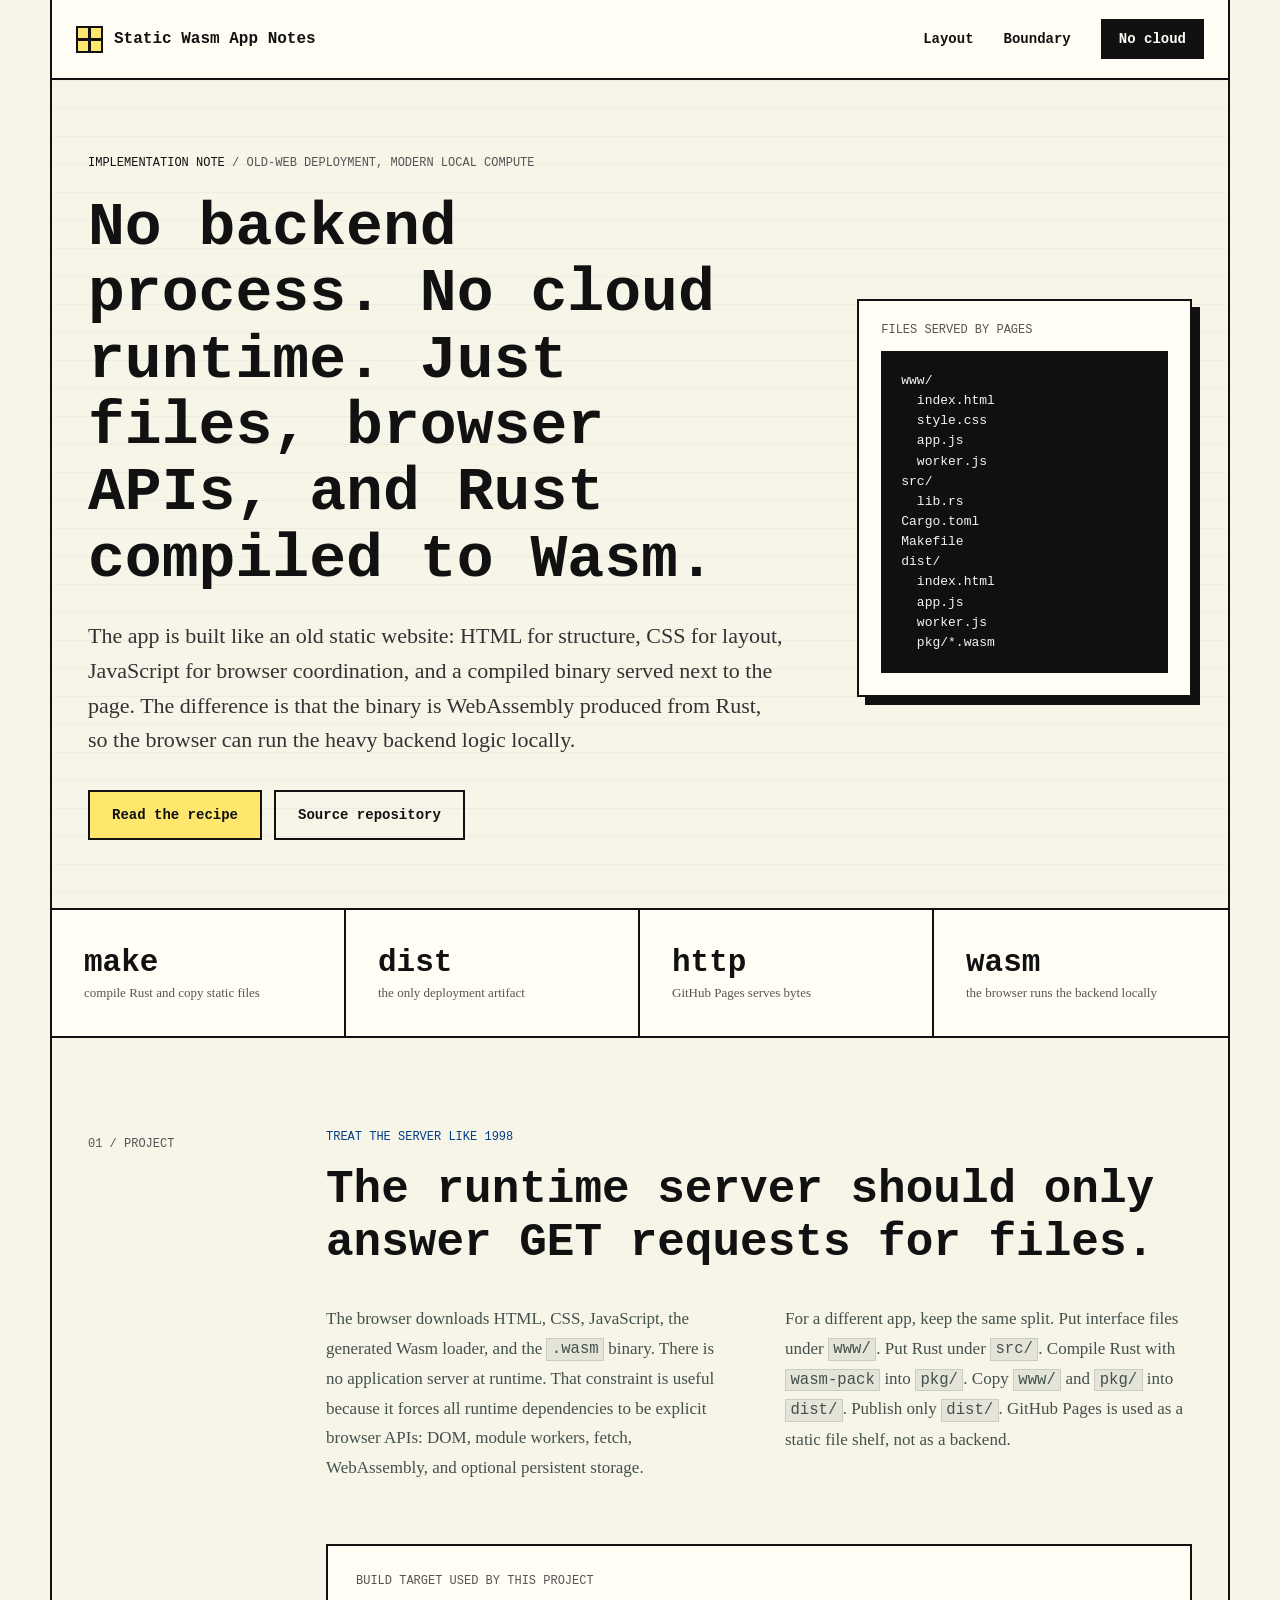
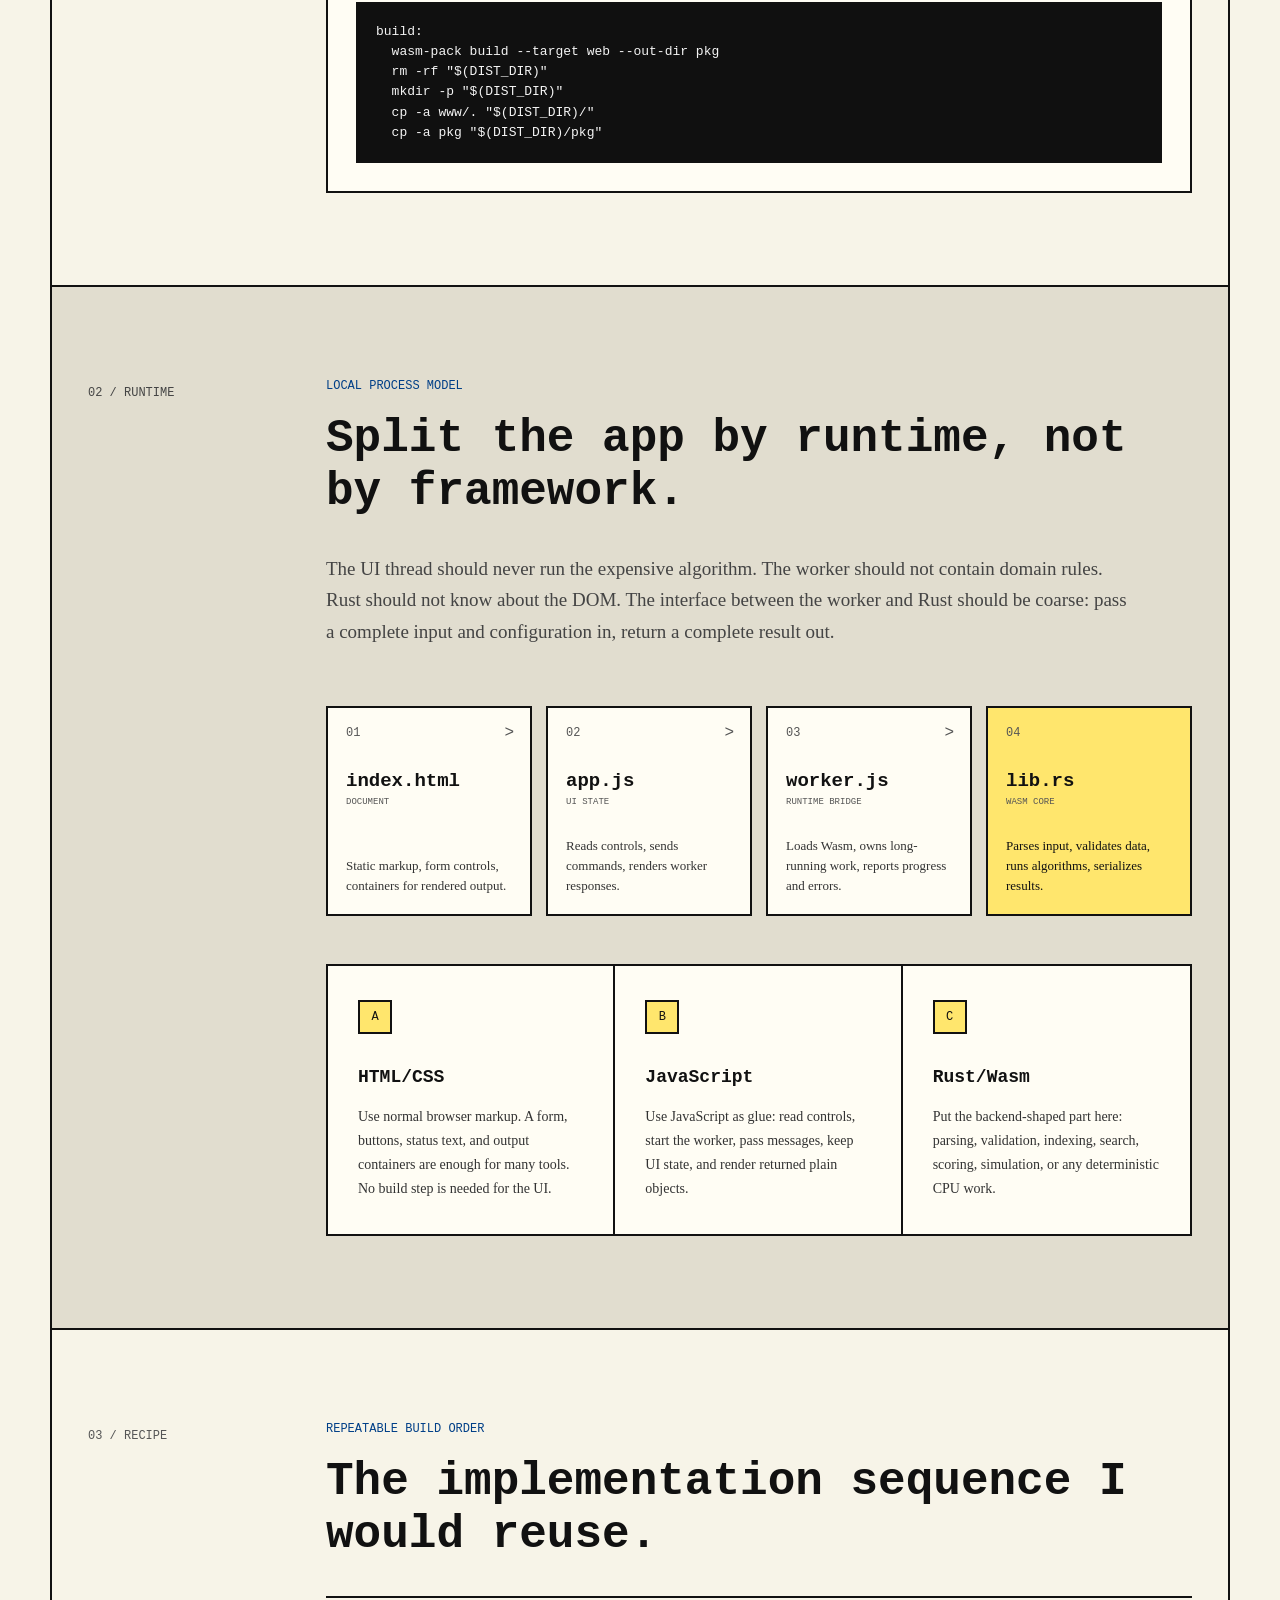
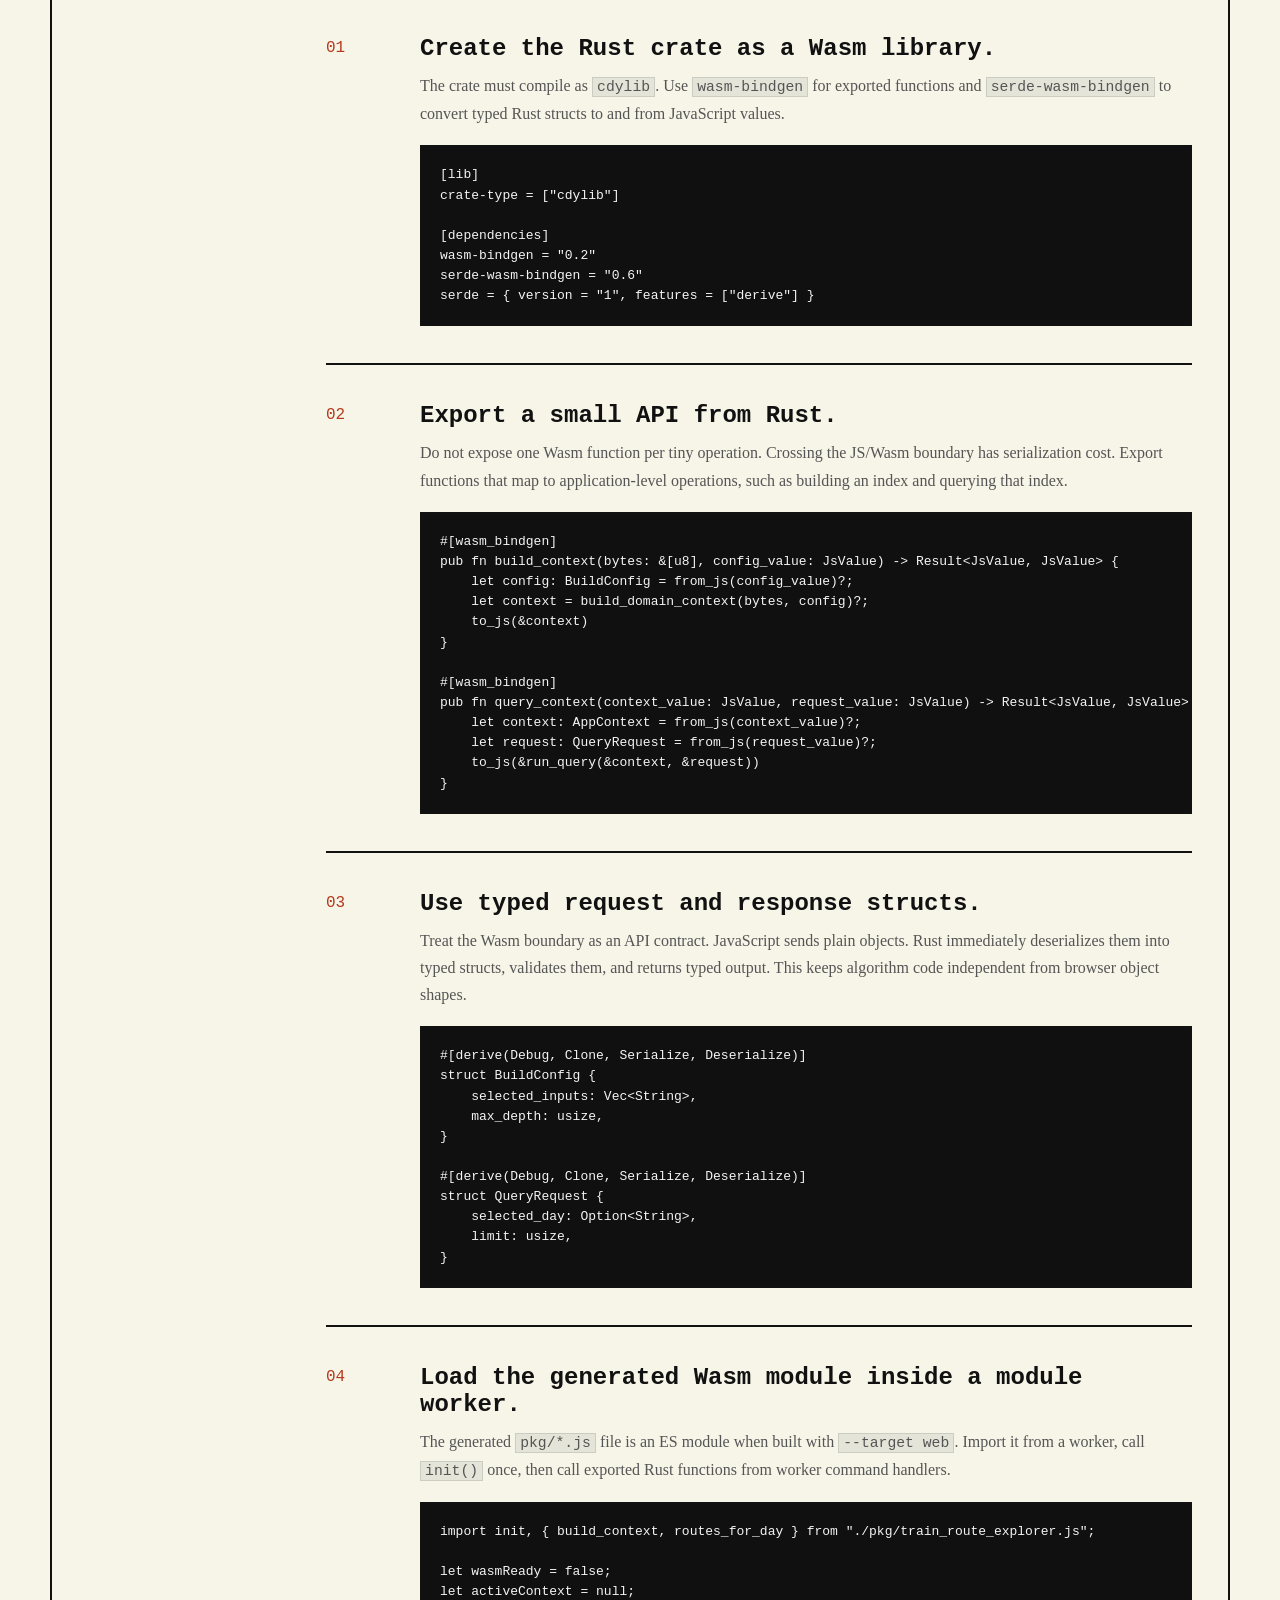
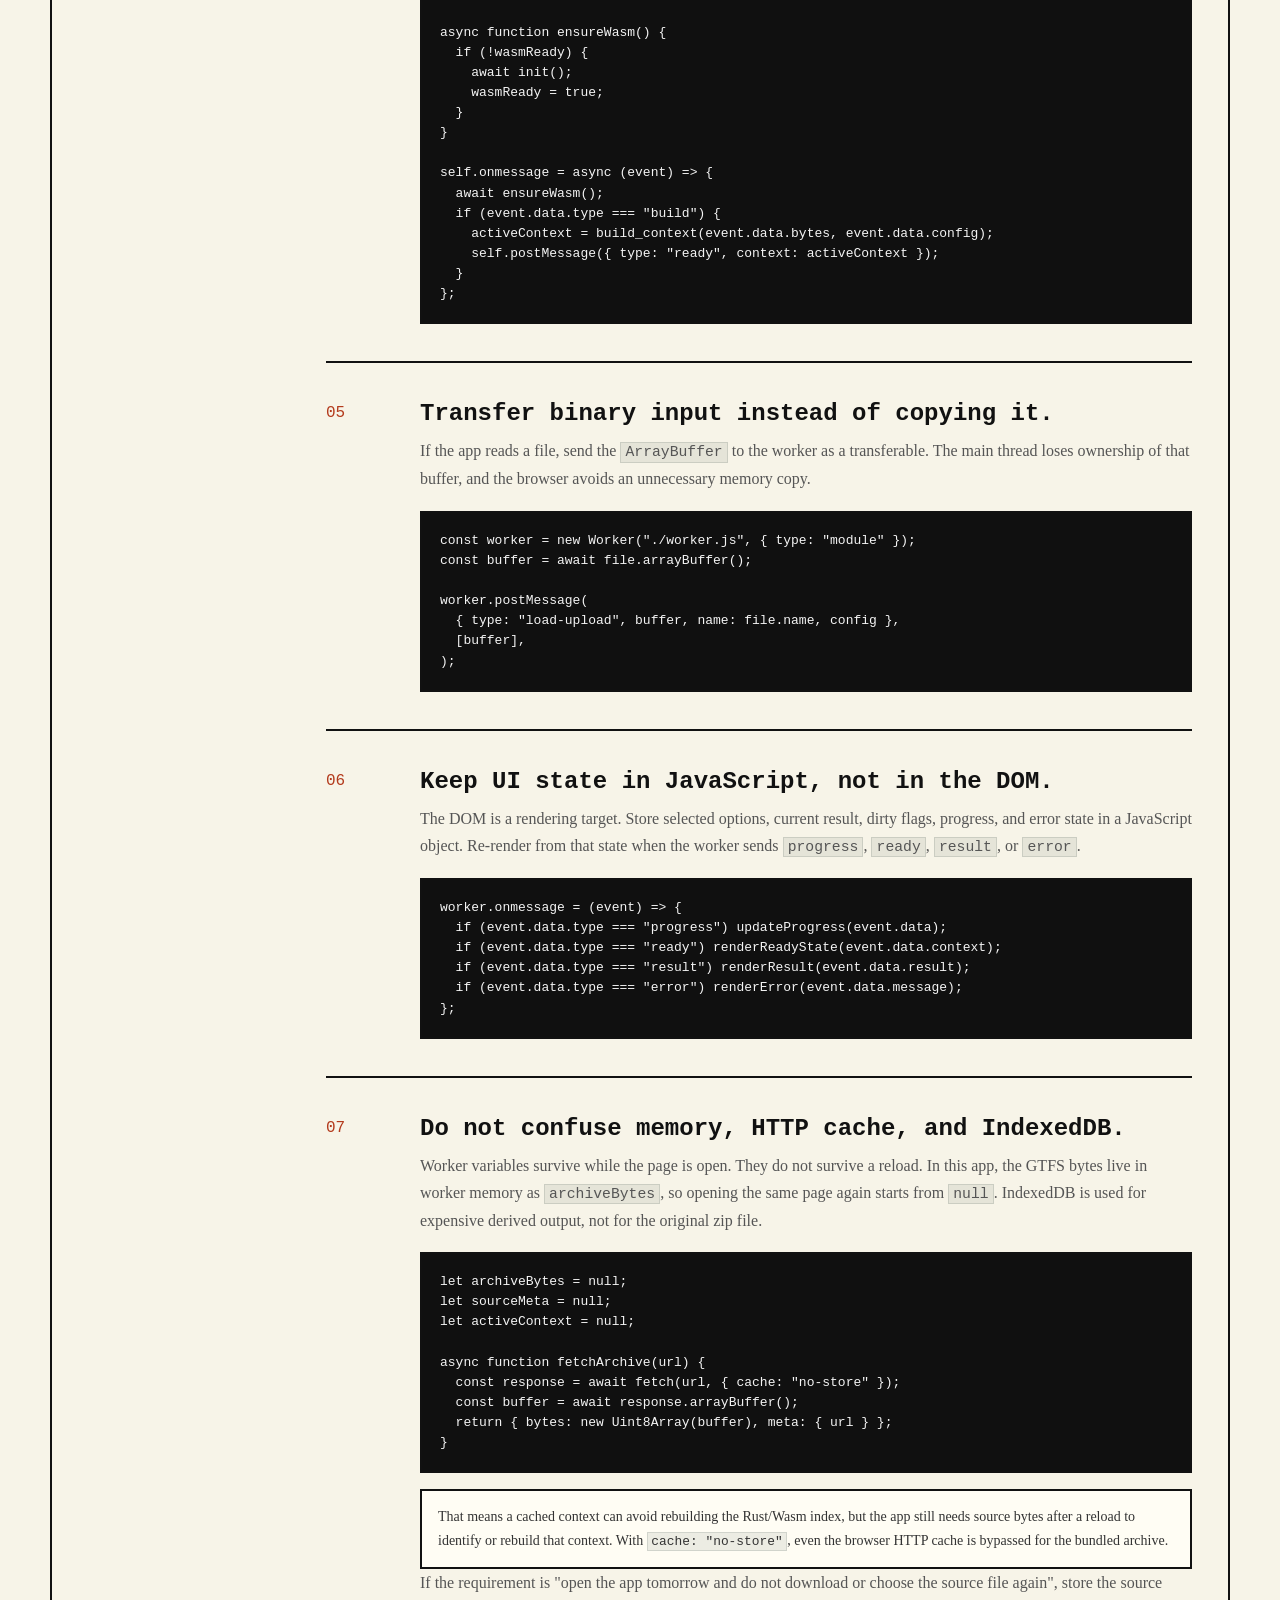
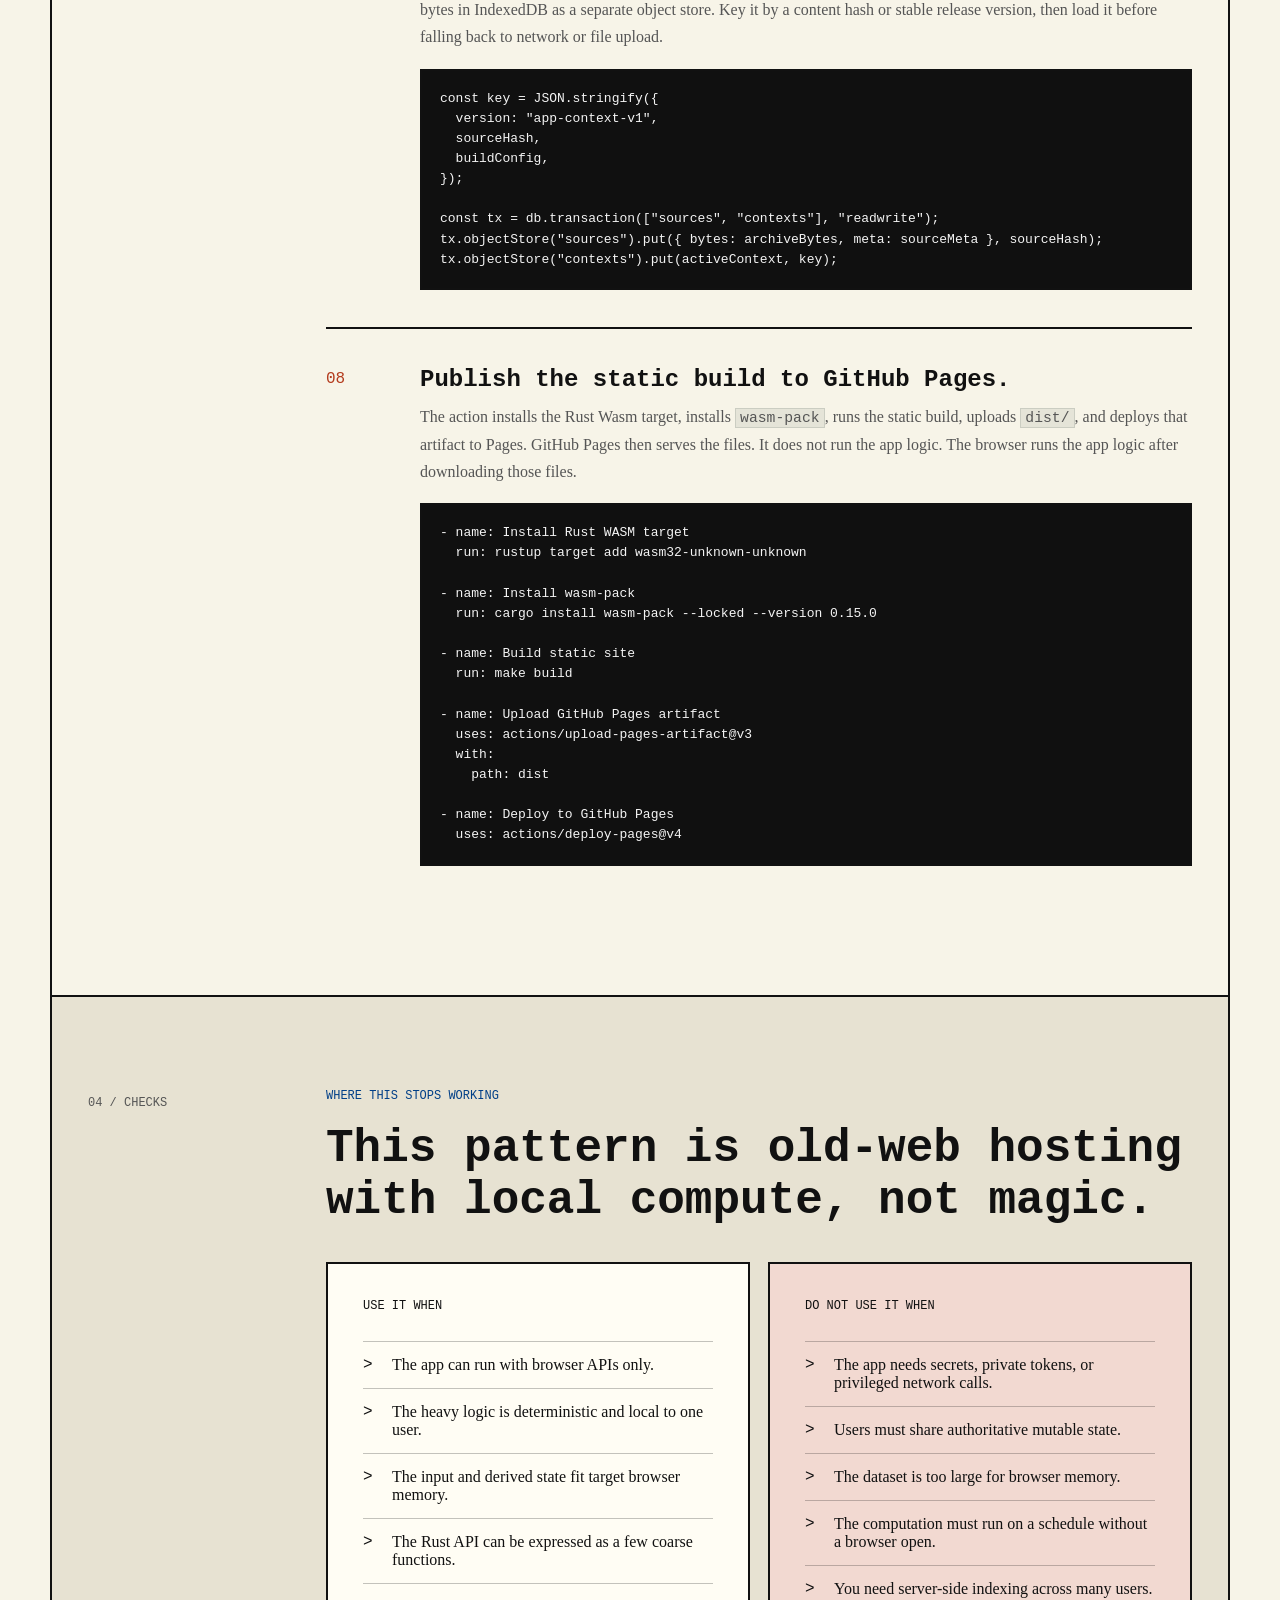
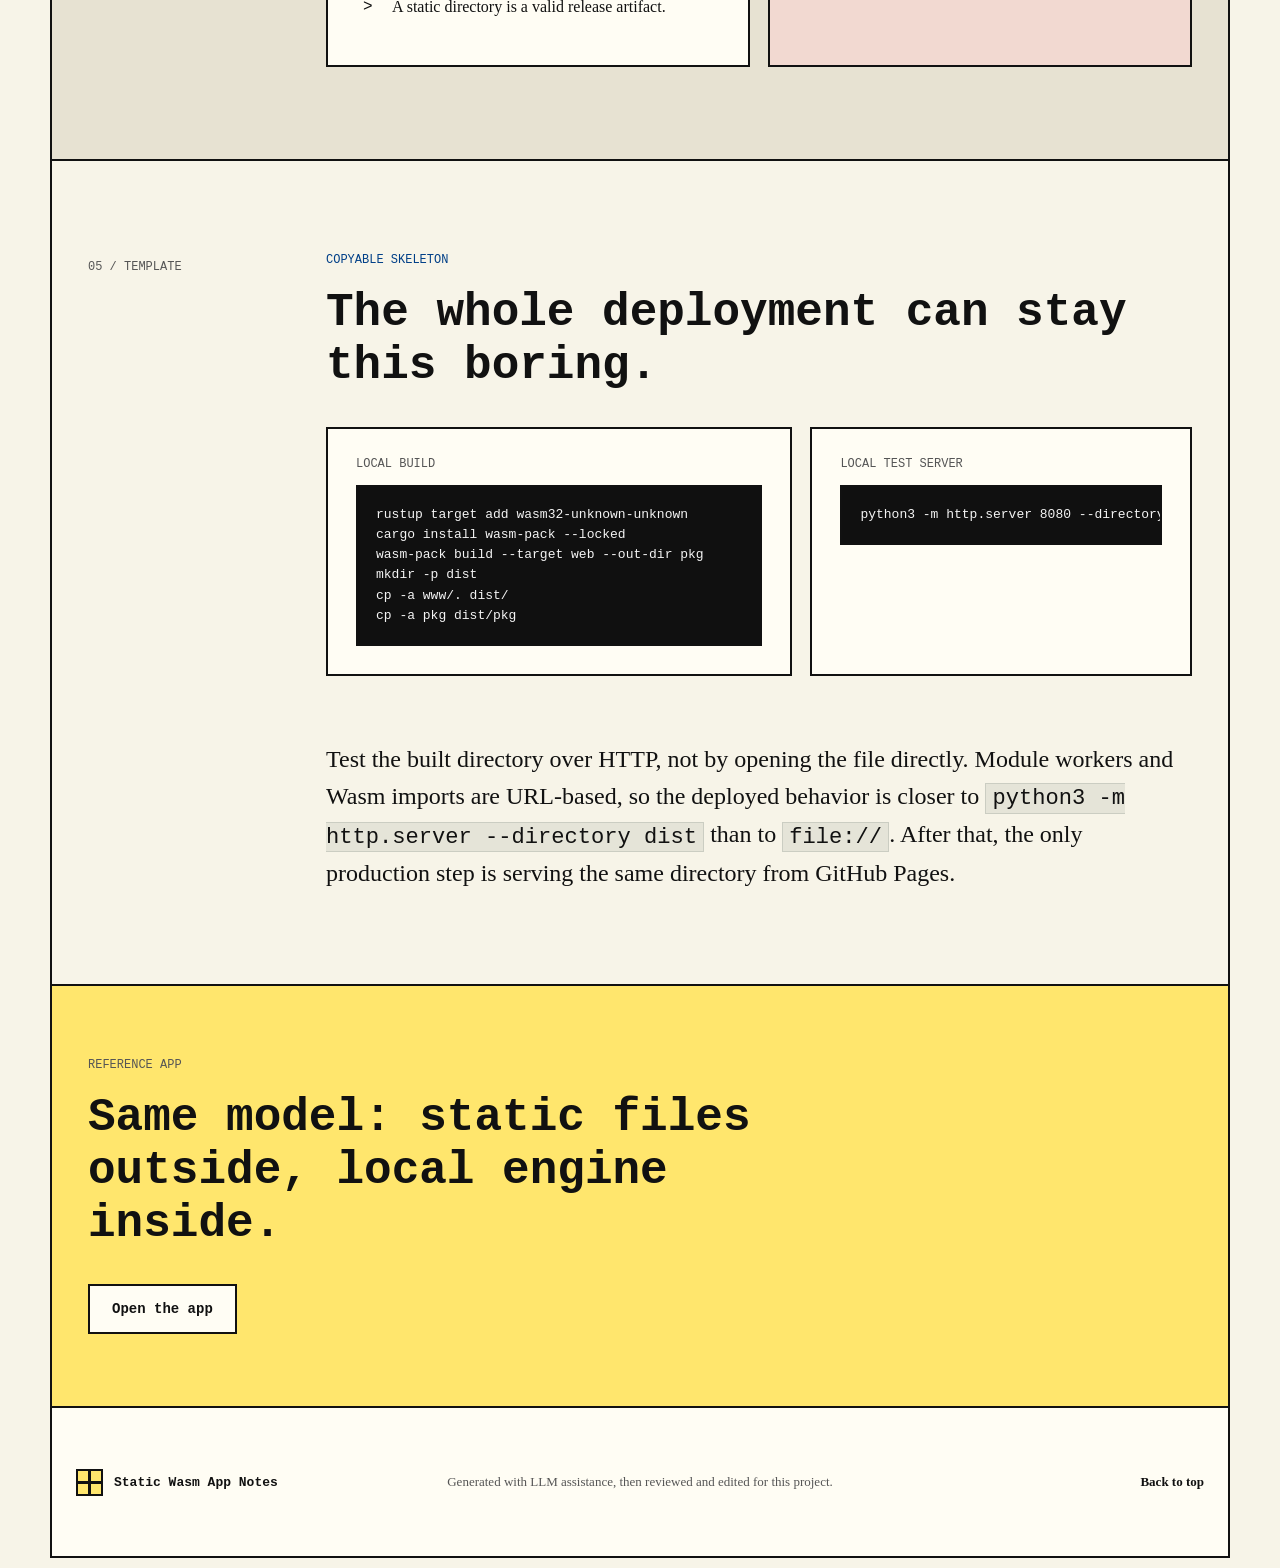
<file: www/strategy.html>
<!doctype html>
<html lang="en">
  <head>
    <meta charset="utf-8" />
    <meta name="viewport" content="width=device-width, initial-scale=1" />
    <meta
      name="description"
      content="A technical implementation note for building static HTML, CSS, JavaScript, and Rust WebAssembly applications that run on GitHub Pages."
    />
    <title>Static Rust/Wasm app strategy</title>
    <link rel="stylesheet" href="./strategy.css" />
  </head>
  <body id="top">
    <header class="site-header">
      <a class="brand" href="./index.html" aria-label="Back to app">
        <span class="brand-mark" aria-hidden="true"></span>
        <span>Static Wasm App Notes</span>
      </a>
      <nav aria-label="Primary navigation">
        <a href="#layout">Layout</a>
        <a href="#boundary">Boundary</a>
        <a class="nav-cta" href="#deploy">No cloud</a>
      </nav>
    </header>

    <main>
      <section class="hero">
        <div class="hero-copy">
          <p class="kicker"><span>Implementation note</span> / Old-web deployment, modern local compute</p>
          <h1>No backend process. No cloud runtime. Just files, browser APIs, and Rust compiled to Wasm.</h1>
          <p class="hero-lead">
            The app is built like an old static website: HTML for structure, CSS for
            layout, JavaScript for browser coordination, and a compiled binary served
            next to the page. The difference is that the binary is WebAssembly produced
            from Rust, so the browser can run the heavy backend logic locally.
          </p>
          <div class="hero-actions">
            <a class="button primary" href="#procedure">Read the recipe</a>
            <a class="button secondary" href="https://github.com/bbodin/train-route-explorer">Source repository</a>
          </div>
        </div>

        <aside class="decision-card" aria-label="Architecture summary">
          <p class="card-label">Files served by Pages</p>
          <pre><code>www/
  index.html
  style.css
  app.js
  worker.js
src/
  lib.rs
Cargo.toml
Makefile
dist/
  index.html
  app.js
  worker.js
  pkg/*.wasm</code></pre>
        </aside>
      </section>

      <section class="proof-strip" aria-label="Runtime pipeline">
        <div><strong>make</strong><span>compile Rust and copy static files</span></div>
        <div><strong>dist</strong><span>the only deployment artifact</span></div>
        <div><strong>http</strong><span>GitHub Pages serves bytes</span></div>
        <div><strong>wasm</strong><span>the browser runs the backend locally</span></div>
      </section>

      <article>
        <section id="layout" class="editorial-section intro-section">
          <div class="section-index">01 / Project</div>
          <div class="section-body">
            <p class="overline">Treat the server like 1998</p>
            <h2>The runtime server should only answer GET requests for files.</h2>
            <div class="two-column-copy">
              <p>
                The browser downloads HTML, CSS, JavaScript, the generated Wasm loader,
                and the <code>.wasm</code> binary. There is no application server at runtime.
                That constraint is useful because it forces all runtime dependencies to be
                explicit browser APIs: DOM, module workers, fetch, WebAssembly, and optional
                persistent storage.
              </p>
              <p>
                For a different app, keep the same split. Put interface files under
                <code>www/</code>. Put Rust under <code>src/</code>. Compile Rust with
                <code>wasm-pack</code> into <code>pkg/</code>. Copy <code>www/</code> and
                <code>pkg/</code> into <code>dist/</code>. Publish only <code>dist/</code>.
                GitHub Pages is used as a static file shelf, not as a backend.
              </p>
            </div>

            <div class="code-card wide-code">
              <p class="card-label">Build target used by this project</p>
              <pre><code>build:
	wasm-pack build --target web --out-dir pkg
	rm -rf "$(DIST_DIR)"
	mkdir -p "$(DIST_DIR)"
	cp -a www/. "$(DIST_DIR)/"
	cp -a pkg "$(DIST_DIR)/pkg"</code></pre>
            </div>
          </div>
        </section>

        <section id="boundary" class="editorial-section architecture-section">
          <div class="section-index">02 / Runtime</div>
          <div class="section-body">
            <p class="overline">Local process model</p>
            <h2>Split the app by runtime, not by framework.</h2>
            <p class="section-lead">
              The UI thread should never run the expensive algorithm. The worker should not
              contain domain rules. Rust should not know about the DOM. The interface between
              the worker and Rust should be coarse: pass a complete input and configuration in,
              return a complete result out.
            </p>

            <div class="architecture-flow" aria-label="Application architecture">
              <div class="flow-node">
                <span class="node-number">01</span>
                <strong>index.html</strong>
                <small>document</small>
                <p>Static markup, form controls, containers for rendered output.</p>
              </div>
              <div class="flow-node">
                <span class="node-number">02</span>
                <strong>app.js</strong>
                <small>UI state</small>
                <p>Reads controls, sends commands, renders worker responses.</p>
              </div>
              <div class="flow-node">
                <span class="node-number">03</span>
                <strong>worker.js</strong>
                <small>runtime bridge</small>
                <p>Loads Wasm, owns long-running work, reports progress and errors.</p>
              </div>
              <div class="flow-node accent-node">
                <span class="node-number">04</span>
                <strong>lib.rs</strong>
                <small>Wasm core</small>
                <p>Parses input, validates data, runs algorithms, serializes results.</p>
              </div>
            </div>

            <div class="technical-notes">
              <div>
                <span>A</span>
                <h3>HTML/CSS</h3>
                <p>
                  Use normal browser markup. A form, buttons, status text, and output
                  containers are enough for many tools. No build step is needed for the UI.
                </p>
              </div>
              <div>
                <span>B</span>
                <h3>JavaScript</h3>
                <p>
                  Use JavaScript as glue: read controls, start the worker, pass messages,
                  keep UI state, and render returned plain objects.
                </p>
              </div>
              <div>
                <span>C</span>
                <h3>Rust/Wasm</h3>
                <p>
                  Put the backend-shaped part here: parsing, validation, indexing,
                  search, scoring, simulation, or any deterministic CPU work.
                </p>
              </div>
            </div>
          </div>
        </section>

        <section id="procedure" class="editorial-section principles-section">
          <div class="section-index">03 / Recipe</div>
          <div class="section-body">
            <p class="overline">Repeatable build order</p>
            <h2>The implementation sequence I would reuse.</h2>
            <ol class="principle-list">
              <li>
                <span>01</span>
                <div>
                  <h3>Create the Rust crate as a Wasm library.</h3>
                  <p>
                    The crate must compile as <code>cdylib</code>. Use
                    <code>wasm-bindgen</code> for exported functions and
                    <code>serde-wasm-bindgen</code> to convert typed Rust structs to and
                    from JavaScript values.
                  </p>
                  <pre><code>[lib]
crate-type = ["cdylib"]

[dependencies]
wasm-bindgen = "0.2"
serde-wasm-bindgen = "0.6"
serde = { version = "1", features = ["derive"] }</code></pre>
                </div>
              </li>

              <li>
                <span>02</span>
                <div>
                  <h3>Export a small API from Rust.</h3>
                  <p>
                    Do not expose one Wasm function per tiny operation. Crossing the
                    JS/Wasm boundary has serialization cost. Export functions that map
                    to application-level operations, such as building an index and
                    querying that index.
                  </p>
                  <pre><code>#[wasm_bindgen]
pub fn build_context(bytes: &[u8], config_value: JsValue) -&gt; Result&lt;JsValue, JsValue&gt; {
    let config: BuildConfig = from_js(config_value)?;
    let context = build_domain_context(bytes, config)?;
    to_js(&amp;context)
}

#[wasm_bindgen]
pub fn query_context(context_value: JsValue, request_value: JsValue) -&gt; Result&lt;JsValue, JsValue&gt; {
    let context: AppContext = from_js(context_value)?;
    let request: QueryRequest = from_js(request_value)?;
    to_js(&amp;run_query(&amp;context, &amp;request))
}</code></pre>
                </div>
              </li>

              <li>
                <span>03</span>
                <div>
                  <h3>Use typed request and response structs.</h3>
                  <p>
                    Treat the Wasm boundary as an API contract. JavaScript sends plain
                    objects. Rust immediately deserializes them into typed structs,
                    validates them, and returns typed output. This keeps algorithm code
                    independent from browser object shapes.
                  </p>
                  <pre><code>#[derive(Debug, Clone, Serialize, Deserialize)]
struct BuildConfig {
    selected_inputs: Vec&lt;String&gt;,
    max_depth: usize,
}

#[derive(Debug, Clone, Serialize, Deserialize)]
struct QueryRequest {
    selected_day: Option&lt;String&gt;,
    limit: usize,
}</code></pre>
                </div>
              </li>

              <li>
                <span>04</span>
                <div>
                  <h3>Load the generated Wasm module inside a module worker.</h3>
                  <p>
                    The generated <code>pkg/*.js</code> file is an ES module when
                    built with <code>--target web</code>. Import it from a worker,
                    call <code>init()</code> once, then call exported Rust functions
                    from worker command handlers.
                  </p>
                  <pre><code>import init, { build_context, routes_for_day } from "./pkg/train_route_explorer.js";

let wasmReady = false;
let activeContext = null;

async function ensureWasm() {
  if (!wasmReady) {
    await init();
    wasmReady = true;
  }
}

self.onmessage = async (event) =&gt; {
  await ensureWasm();
  if (event.data.type === "build") {
    activeContext = build_context(event.data.bytes, event.data.config);
    self.postMessage({ type: "ready", context: activeContext });
  }
};</code></pre>
                </div>
              </li>

              <li>
                <span>05</span>
                <div>
                  <h3>Transfer binary input instead of copying it.</h3>
                  <p>
                    If the app reads a file, send the <code>ArrayBuffer</code> to the
                    worker as a transferable. The main thread loses ownership of that
                    buffer, and the browser avoids an unnecessary memory copy.
                  </p>
                  <pre><code>const worker = new Worker("./worker.js", { type: "module" });
const buffer = await file.arrayBuffer();

worker.postMessage(
  { type: "load-upload", buffer, name: file.name, config },
  [buffer],
);</code></pre>
                </div>
              </li>

              <li>
                <span>06</span>
                <div>
                  <h3>Keep UI state in JavaScript, not in the DOM.</h3>
                  <p>
                    The DOM is a rendering target. Store selected options, current
                    result, dirty flags, progress, and error state in a JavaScript
                    object. Re-render from that state when the worker sends
                    <code>progress</code>, <code>ready</code>, <code>result</code>, or
                    <code>error</code>.
                  </p>
                  <pre><code>worker.onmessage = (event) =&gt; {
  if (event.data.type === "progress") updateProgress(event.data);
  if (event.data.type === "ready") renderReadyState(event.data.context);
  if (event.data.type === "result") renderResult(event.data.result);
  if (event.data.type === "error") renderError(event.data.message);
};</code></pre>
                </div>
              </li>

              <li>
                <span>07</span>
                <div>
                  <h3>Do not confuse memory, HTTP cache, and IndexedDB.</h3>
                  <p>
                    Worker variables survive while the page is open. They do not survive
                    a reload. In this app, the GTFS bytes live in worker memory as
                    <code>archiveBytes</code>, so opening the same page again starts from
                    <code>null</code>. IndexedDB is used for expensive derived output, not
                    for the original zip file.
                  </p>
                  <pre><code>let archiveBytes = null;
let sourceMeta = null;
let activeContext = null;

async function fetchArchive(url) {
  const response = await fetch(url, { cache: "no-store" });
  const buffer = await response.arrayBuffer();
  return { bytes: new Uint8Array(buffer), meta: { url } };
}</code></pre>
                  <p class="inline-note">
                    That means a cached context can avoid rebuilding the Rust/Wasm index,
                    but the app still needs source bytes after a reload to identify or
                    rebuild that context. With <code>cache: "no-store"</code>, even the
                    browser HTTP cache is bypassed for the bundled archive.
                  </p>
                  <p>
                    If the requirement is "open the app tomorrow and do not download or
                    choose the source file again", store the source bytes in IndexedDB as
                    a separate object store. Key it by a content hash or stable release
                    version, then load it before falling back to network or file upload.
                  </p>
                  <pre><code>const key = JSON.stringify({
  version: "app-context-v1",
  sourceHash,
  buildConfig,
});

const tx = db.transaction(["sources", "contexts"], "readwrite");
tx.objectStore("sources").put({ bytes: archiveBytes, meta: sourceMeta }, sourceHash);
tx.objectStore("contexts").put(activeContext, key);</code></pre>
                </div>
              </li>

              <li>
                <span>08</span>
                <div>
                  <h3>Publish the static build to GitHub Pages.</h3>
                  <p>
                    The action installs the Rust Wasm target, installs
                    <code>wasm-pack</code>, runs the static build, uploads
                    <code>dist/</code>, and deploys that artifact to Pages. GitHub
                    Pages then serves the files. It does not run the app logic. The
                    browser runs the app logic after downloading those files.
                  </p>
                  <pre><code>- name: Install Rust WASM target
  run: rustup target add wasm32-unknown-unknown

- name: Install wasm-pack
  run: cargo install wasm-pack --locked --version 0.15.0

- name: Build static site
  run: make build

- name: Upload GitHub Pages artifact
  uses: actions/upload-pages-artifact@v3
  with:
    path: dist

- name: Deploy to GitHub Pages
  uses: actions/deploy-pages@v4</code></pre>
                </div>
              </li>
            </ol>
          </div>
        </section>

        <section id="deploy" class="editorial-section tradeoffs-section">
          <div class="section-index">04 / Checks</div>
          <div class="section-body">
            <p class="overline">Where this stops working</p>
            <h2>This pattern is old-web hosting with local compute, not magic.</h2>
            <div class="tradeoff-grid">
              <div class="tradeoff-card wins">
                <p class="card-label">Use it when</p>
                <ul>
                  <li>The app can run with browser APIs only.</li>
                  <li>The heavy logic is deterministic and local to one user.</li>
                  <li>The input and derived state fit target browser memory.</li>
                  <li>The Rust API can be expressed as a few coarse functions.</li>
                  <li>A static directory is a valid release artifact.</li>
                </ul>
              </div>
              <div class="tradeoff-card limits">
                <p class="card-label">Do not use it when</p>
                <ul>
                  <li>The app needs secrets, private tokens, or privileged network calls.</li>
                  <li>Users must share authoritative mutable state.</li>
                  <li>The dataset is too large for browser memory.</li>
                  <li>The computation must run on a schedule without a browser open.</li>
                  <li>You need server-side indexing across many users.</li>
                </ul>
              </div>
            </div>
          </div>
        </section>

        <section class="editorial-section intro-section">
          <div class="section-index">05 / Template</div>
          <div class="section-body">
            <p class="overline">Copyable skeleton</p>
            <h2>The whole deployment can stay this boring.</h2>
            <div class="code-grid">
              <div class="code-card">
                <p class="card-label">Local build</p>
                <pre><code>rustup target add wasm32-unknown-unknown
cargo install wasm-pack --locked
wasm-pack build --target web --out-dir pkg
mkdir -p dist
cp -a www/. dist/
cp -a pkg dist/pkg</code></pre>
              </div>
              <div class="code-card">
                <p class="card-label">Local test server</p>
                <pre><code>python3 -m http.server 8080 --directory dist</code></pre>
              </div>
            </div>
            <p class="closing-copy">
              Test the built directory over HTTP, not by opening the file directly.
              Module workers and Wasm imports are URL-based, so the deployed behavior
              is closer to <code>python3 -m http.server --directory dist</code> than to
              <code>file://</code>. After that, the only production step is serving the
              same directory from GitHub Pages.
            </p>
          </div>
        </section>
      </article>

      <section class="final-cta">
        <p class="overline">Reference app</p>
        <h2>Same model: static files outside, local engine inside.</h2>
        <a class="button light" href="./index.html">Open the app</a>
      </section>
    </main>

    <footer>
      <a class="brand footer-brand" href="./index.html">
        <span class="brand-mark" aria-hidden="true"></span>
        <span>Static Wasm App Notes</span>
      </a>
      <p>Generated with LLM assistance, then reviewed and edited for this project.</p>
      <a href="#top">Back to top</a>
    </footer>
  </body>
</html>
</file>
<file: www/strategy.css>
:root {
  --ink: #111111;
  --muted: #555555;
  --paper: #f7f4e8;
  --paper-deep: #e7e2d2;
  --white: #fffdf4;
  --line: #111111;
  --acid: #ffe66d;
  --teal: #003f87;
  --orange: #b33a1c;
  color: var(--ink);
  background: var(--paper);
  font-family: Georgia, "Times New Roman", serif;
  font-synthesis: none;
}

* {
  box-sizing: border-box;
}

html {
  scroll-behavior: smooth;
}

body {
  margin: 0;
  min-width: 320px;
}

a {
  color: inherit;
  text-decoration: none;
}

.site-header,
main,
footer {
  max-width: 1180px;
  margin: 0 auto;
}

.site-header {
  min-height: 80px;
  display: flex;
  align-items: center;
  justify-content: space-between;
  gap: 32px;
  padding: 0 24px;
  border-right: 2px solid var(--line);
  border-bottom: 2px solid var(--line);
  border-left: 2px solid var(--line);
  background: var(--white);
}

.brand {
  display: inline-flex;
  align-items: center;
  gap: 11px;
  font-family: ui-monospace, SFMono-Regular, Menlo, Consolas, monospace;
  font-weight: 800;
  letter-spacing: 0;
}

.brand-mark {
  width: 27px;
  height: 27px;
  border: 2px solid var(--ink);
  background:
    linear-gradient(90deg, transparent 44%, var(--ink) 44%, var(--ink) 56%, transparent 56%),
    linear-gradient(0deg, transparent 44%, var(--ink) 44%, var(--ink) 56%, transparent 56%),
    var(--acid);
}

nav {
  display: flex;
  align-items: center;
  gap: 30px;
  font-family: ui-monospace, SFMono-Regular, Menlo, Consolas, monospace;
  font-size: 14px;
  font-weight: 700;
}

nav a:not(.nav-cta):hover {
  text-decoration: underline;
  text-underline-offset: 4px;
}

.nav-cta {
  padding: 12px 18px;
  background: var(--ink);
  color: var(--white);
}

.hero {
  min-height: 570px;
  display: grid;
  grid-template-columns: minmax(0, 1.35fr) minmax(330px, 0.65fr);
  gap: clamp(36px, 6vw, 74px);
  align-items: center;
  padding: 76px 36px 68px;
  position: relative;
  overflow: hidden;
  border-right: 2px solid var(--line);
  border-left: 2px solid var(--line);
  background:
    linear-gradient(rgba(17, 17, 17, 0.035) 1px, transparent 1px),
    var(--paper);
  background-size: 100% 28px;
}

.hero::before {
  display: none;
}

.kicker,
.overline,
.card-label,
.section-index,
.flow-node small {
  font-family: ui-monospace, SFMono-Regular, Menlo, Consolas, monospace;
  text-transform: uppercase;
  letter-spacing: 0;
  font-size: 12px;
}

.kicker {
  margin: 0 0 25px;
  color: var(--muted);
}

.kicker span {
  color: var(--ink);
  font-weight: 500;
}

h1,
h2,
h3,
p {
  margin-top: 0;
}

h1 {
  max-width: 900px;
  margin-bottom: 26px;
  font-family: ui-monospace, SFMono-Regular, Menlo, Consolas, monospace;
  font-size: clamp(34px, 4.8vw, 62px);
  line-height: 1.08;
  letter-spacing: 0;
}

.hero-lead {
  max-width: 730px;
  margin-bottom: 32px;
  font-size: clamp(18px, 1.8vw, 22px);
  line-height: 1.58;
  color: #333333;
  letter-spacing: 0;
}

.hero-actions {
  display: flex;
  flex-wrap: wrap;
  gap: 12px;
}

.button {
  min-height: 50px;
  display: inline-flex;
  align-items: center;
  justify-content: center;
  padding: 0 22px;
  font-family: ui-monospace, SFMono-Regular, Menlo, Consolas, monospace;
  font-size: 14px;
  font-weight: 800;
  border: 2px solid var(--ink);
  transition: none;
}

.button:hover {
  transform: none;
  box-shadow: 4px 4px 0 var(--ink);
}

.button.primary {
  background: var(--acid);
}

.button.secondary {
  background: transparent;
}

.decision-card {
  align-self: center;
  padding: 22px;
  color: var(--ink);
  background: var(--white);
  border: 2px solid var(--ink);
  box-shadow: 8px 8px 0 var(--ink);
}

.decision-card .card-label {
  color: var(--muted);
  margin-bottom: 14px;
}

blockquote {
  margin: 0 0 44px;
  font-size: 22px;
  line-height: 1.48;
  letter-spacing: 0;
}

code,
pre {
  font-family: ui-monospace, SFMono-Regular, Menlo, Consolas, "Liberation Mono", monospace;
}

code {
  padding: 0.08em 0.28em;
  background: rgba(16, 40, 33, 0.08);
  border: 1px solid rgba(16, 40, 33, 0.12);
  font-size: 0.92em;
}

pre {
  margin: 18px 0 0;
  padding: 18px;
  overflow-x: auto;
  color: #f4f4f4;
  background: #101010;
  border: 2px solid var(--ink);
  font-size: 13px;
  line-height: 1.55;
  tab-size: 2;
}

pre code {
  padding: 0;
  color: inherit;
  background: transparent;
  border: 0;
  font-size: inherit;
}

.decision-card pre {
  margin-top: 0;
  color: #f4f4f4;
  background: #101010;
  border-color: var(--ink);
}

.decision-card dl {
  margin: 0;
}

.decision-card dl div {
  display: grid;
  grid-template-columns: 1fr 1.2fr;
  gap: 12px;
  padding: 14px 0;
  border-top: 1px solid rgba(255, 255, 255, 0.24);
}

.decision-card dt {
  color: #a9c8c0;
}

.decision-card dd {
  margin: 0;
  font-weight: 700;
}

.proof-strip {
  display: grid;
  grid-template-columns: repeat(4, 1fr);
  border: 2px solid var(--ink);
  background: var(--white);
}

.proof-strip div {
  min-height: 126px;
  padding: 26px 32px;
  display: flex;
  flex-direction: column;
  justify-content: center;
  border-right: 2px solid var(--ink);
}

.proof-strip div:last-child {
  border-right: 0;
}

.proof-strip strong {
  font-family: ui-monospace, SFMono-Regular, Menlo, Consolas, monospace;
  font-size: 31px;
  letter-spacing: 0;
}

.proof-strip span {
  margin-top: 5px;
  color: var(--muted);
  font-size: 13px;
}

.editorial-section {
  display: grid;
  grid-template-columns: 190px minmax(0, 1fr);
  gap: 48px;
  padding: 92px 36px;
  border-right: 2px solid var(--line);
  border-bottom: 2px solid var(--line);
  border-left: 2px solid var(--line);
}

.section-index {
  padding-top: 7px;
  color: var(--muted);
}

.section-body {
  min-width: 0;
}

.overline {
  margin-bottom: 20px;
  color: var(--teal);
  font-weight: 500;
}

h2 {
  max-width: 920px;
  margin-bottom: 34px;
  font-family: ui-monospace, SFMono-Regular, Menlo, Consolas, monospace;
  font-size: clamp(28px, 3.8vw, 46px);
  line-height: 1.15;
  letter-spacing: 0;
}

.two-column-copy {
  max-width: 1030px;
  display: grid;
  grid-template-columns: 1fr 1fr;
  gap: 52px;
  color: #43514c;
  font-size: 17px;
  line-height: 1.75;
}

.pull-quote {
  max-width: 960px;
  margin: 74px 0 0;
  padding: 38px 0 38px 36px;
  border-left: 8px solid var(--acid);
  font-size: clamp(27px, 3vw, 42px);
  line-height: 1.22;
  letter-spacing: 0;
}

.architecture-section {
  background: #e1ddcf;
  color: var(--ink);
}

.architecture-section .section-index,
.architecture-section .section-lead {
  color: #444444;
}

.architecture-section .overline {
  color: var(--teal);
}

.section-lead {
  max-width: 810px;
  margin-bottom: 58px;
  font-size: 19px;
  line-height: 1.68;
}

.architecture-flow {
  display: grid;
  grid-template-columns: repeat(4, minmax(0, 1fr));
  align-items: stretch;
  gap: 14px;
  margin-bottom: 48px;
}

.flow-node {
  min-width: 0;
  min-height: 210px;
  display: flex;
  flex-direction: column;
  padding: 18px;
  background: var(--white);
  border: 2px solid var(--ink);
  position: relative;
}

.flow-node:not(:last-child)::after {
  content: ">";
  position: absolute;
  top: 16px;
  right: 16px;
  font-family: ui-monospace, SFMono-Regular, Menlo, Consolas, monospace;
  color: var(--muted);
}

.flow-node.accent-node {
  background: var(--acid);
  border-color: var(--ink);
}

.node-number {
  margin-bottom: 30px;
  font-family: ui-monospace, SFMono-Regular, Menlo, Consolas, monospace;
  font-size: 12px;
  color: var(--muted);
}

.accent-node .node-number {
  color: var(--muted);
}

.flow-node strong {
  font-family: ui-monospace, SFMono-Regular, Menlo, Consolas, monospace;
  font-size: 19px;
  letter-spacing: 0;
  overflow-wrap: anywhere;
}

.flow-node small {
  margin: 5px 0 20px;
  color: var(--muted);
  font-size: 9px;
}

.accent-node small {
  color: var(--muted);
}

.flow-node p {
  margin: auto 0 0;
  color: #333333;
  font-size: 13px;
  line-height: 1.55;
}

.accent-node p {
  color: var(--ink);
}

.technical-notes {
  display: grid;
  grid-template-columns: repeat(3, 1fr);
  gap: 0;
  background: var(--white);
  border: 2px solid var(--ink);
}

.technical-notes > div {
  padding: 34px 30px;
  background: var(--white);
  border-right: 2px solid var(--ink);
}

.technical-notes > div:last-child {
  border-right: 0;
}

.technical-notes span {
  width: 34px;
  height: 34px;
  display: grid;
  place-items: center;
  margin-bottom: 33px;
  border: 2px solid var(--ink);
  border-radius: 0;
  font-family: ui-monospace, SFMono-Regular, Menlo, Consolas, monospace;
  font-size: 12px;
  background: var(--acid);
}

.technical-notes h3 {
  font-family: ui-monospace, SFMono-Regular, Menlo, Consolas, monospace;
  font-size: 18px;
}

.technical-notes p {
  margin: 0;
  color: #333333;
  font-size: 14px;
  line-height: 1.7;
}

.principle-list {
  list-style: none;
  margin: 0;
  padding: 0;
}

.principle-list li {
  display: grid;
  grid-template-columns: 70px minmax(0, 1fr);
  gap: 24px;
  padding: 37px 0;
  border-top: 2px solid var(--line);
}

.principle-list li > span {
  padding-top: 4px;
  font-family: ui-monospace, SFMono-Regular, Menlo, Consolas, monospace;
  color: var(--orange);
}

.principle-list h3 {
  margin-bottom: 10px;
  font-family: ui-monospace, SFMono-Regular, Menlo, Consolas, monospace;
  font-size: 24px;
  letter-spacing: 0;
}

.principle-list p {
  max-width: 780px;
  margin-bottom: 0;
  color: var(--muted);
  font-size: 16px;
  line-height: 1.7;
}

.principle-list .inline-note {
  margin-top: 16px;
  padding: 14px 16px;
  color: #333333;
  background: var(--white);
  border: 2px solid var(--ink);
  font-size: 14px;
}

.principle-list pre {
  max-width: 920px;
}

.code-grid {
  display: grid;
  grid-template-columns: minmax(0, 1.1fr) minmax(0, 0.9fr);
  gap: 18px;
  margin-top: 30px;
}

.code-card {
  padding: 28px;
  background: var(--white);
  border: 2px solid var(--ink);
}

.wide-code {
  max-width: 920px;
  margin-top: 44px;
}

.code-card .card-label {
  margin-bottom: 14px;
  color: var(--muted);
}

.code-card pre {
  margin-top: 0;
}

.tradeoffs-section {
  background: var(--paper-deep);
}

.tradeoff-grid {
  display: grid;
  grid-template-columns: 1fr 1fr;
  gap: 18px;
}

.tradeoff-card {
  padding: 35px;
  border: 2px solid var(--ink);
}

.tradeoff-card.wins {
  background: var(--white);
}

.tradeoff-card.limits {
  background: #f2d9d1;
}

.tradeoff-card ul {
  list-style: none;
  margin: 28px 0 0;
  padding: 0;
}

.tradeoff-card li {
  position: relative;
  padding: 14px 0 14px 29px;
  border-top: 1px solid rgba(17, 17, 17, 0.25);
}

.tradeoff-card li::before {
  content: ">";
  position: absolute;
  left: 0;
  font-family: ui-monospace, SFMono-Regular, Menlo, Consolas, monospace;
}

.closing-copy {
  max-width: 870px;
  margin: 65px 0 0;
  font-size: 24px;
  line-height: 1.55;
  letter-spacing: 0;
}

.final-cta {
  min-height: 310px;
  padding: 72px 36px;
  display: flex;
  flex-direction: column;
  justify-content: center;
  align-items: flex-start;
  color: var(--ink);
  background: var(--acid);
  border-right: 2px solid var(--ink);
  border-bottom: 2px solid var(--ink);
  border-left: 2px solid var(--ink);
}

.final-cta .overline {
  color: var(--muted);
}

.final-cta h2 {
  max-width: 770px;
  margin-bottom: 34px;
}

.button.light {
  background: var(--white);
}

footer {
  min-height: 150px;
  padding: 45px 24px;
  display: grid;
  grid-template-columns: 1fr auto 1fr;
  gap: 24px;
  align-items: center;
  font-size: 13px;
  border-right: 2px solid var(--ink);
  border-bottom: 2px solid var(--ink);
  border-left: 2px solid var(--ink);
  background: var(--white);
}

footer p {
  margin: 0;
  color: var(--muted);
}

footer > a:last-child {
  justify-self: end;
  font-weight: 700;
}

@media (max-width: 980px) {
  .hero {
    grid-template-columns: 1fr;
  }

  .decision-card {
    max-width: 620px;
    align-self: auto;
  }

  .proof-strip {
    grid-template-columns: 1fr 1fr;
  }

  .proof-strip div:nth-child(2) {
    border-right: 0;
  }

  .proof-strip div:nth-child(-n + 2) {
    border-bottom: 1px solid var(--ink);
  }

  .editorial-section {
    grid-template-columns: 1fr;
    gap: 30px;
  }

  .architecture-flow {
    grid-template-columns: repeat(2, minmax(0, 1fr));
  }

  .flow-node:nth-child(2)::after {
    display: none;
  }

  .technical-notes {
    grid-template-columns: 1fr;
  }

  .technical-notes > div {
    border-right: 0;
    border-bottom: 2px solid var(--ink);
  }

  .technical-notes > div:last-child {
    border-bottom: 0;
  }

  footer {
    grid-template-columns: 1fr 1fr;
  }

  footer p {
    display: none;
  }
}

@media (max-width: 680px) {
  .site-header {
    min-height: 68px;
    padding: 0 20px;
  }

  nav > a:not(.nav-cta) {
    display: none;
  }

  .nav-cta {
    padding: 10px 12px;
    font-size: 12px;
  }

  .brand {
    font-size: 14px;
  }

  .hero {
    min-height: 0;
    padding: 72px 24px 76px;
  }

  h1 {
    font-size: clamp(38px, 12vw, 56px);
  }

  .decision-card {
    padding: 25px;
    box-shadow: 6px 6px 0 var(--ink);
  }

  .proof-strip {
    grid-template-columns: 1fr;
  }

  .proof-strip div,
  .proof-strip div:nth-child(2) {
    min-height: 100px;
    border-right: 0;
    border-bottom: 2px solid var(--ink);
  }

  .proof-strip div:last-child {
    border-bottom: 0;
  }

  .editorial-section {
    padding: 82px 24px;
  }

  .two-column-copy,
  .architecture-flow,
  .tradeoff-grid,
  .code-grid {
    grid-template-columns: 1fr;
  }

  .flow-node:not(:last-child)::after {
    content: "v";
    display: block;
  }

  .pull-quote {
    margin-top: 48px;
    padding-left: 22px;
  }

  .principle-list li {
    grid-template-columns: 45px minmax(0, 1fr);
    gap: 12px;
  }

  .final-cta {
    padding: 76px 24px;
  }

  footer {
    min-height: 120px;
    padding: 34px 24px;
  }

  .footer-brand span:last-child {
    display: none;
  }
}

@media (prefers-reduced-motion: reduce) {
  html {
    scroll-behavior: auto;
  }

  .button {
    transition: none;
  }
}
</file>
